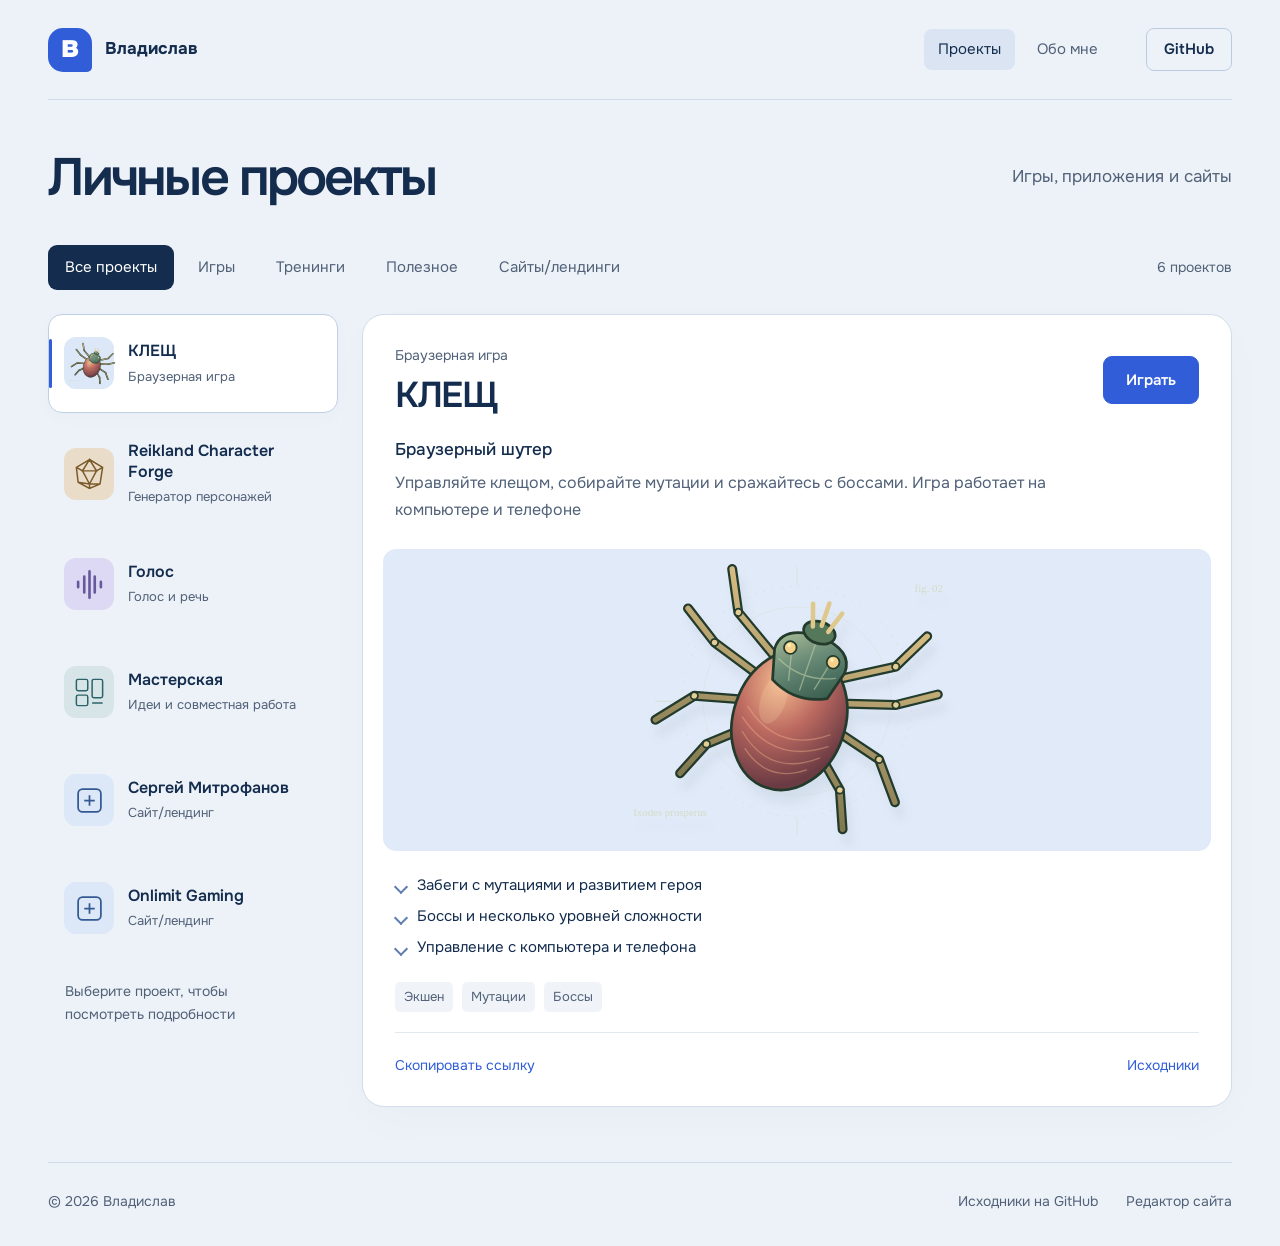
<file: index.html>
<!doctype html>
<html lang="ru"><head><meta charset="utf-8"><meta name="viewport" content="width=device-width,initial-scale=1"><meta name="description" content="Личные проекты Владислава: игры, приложения, сайты и лендинги"><meta name="theme-color" content="#EDF2F8"><meta property="og:title" content="Владислав — личные проекты"><meta property="og:description" content="Игры и приложения, которые можно открыть и попробовать"><meta property="og:type" content="website"><title>Владислав — личные проекты</title><link rel="icon" href="favicon.svg" type="image/svg+xml"><link rel="stylesheet" href="style.css?v=20261123-sites"><script defer src="content.js?v=20261124-onlimit"></script><script defer src="app.js?v=20261124-onlimit"></script></head>
<body><a class="skip-link" href="#main">К содержимому</a>
<header class="site-header"><a class="brand" href="#/" aria-label="Владислав — главная"><span class="brand-symbol" aria-hidden="true">в</span><span data-name>Владислав</span></a><nav class="main-nav" aria-label="Основная навигация"><a href="#projects" data-nav="projects">Проекты</a><a href="#/about" data-nav="about">Обо мне</a></nav><a class="github-nav" data-github target="_blank" rel="noopener noreferrer">GitHub</a></header>
<main id="main" tabindex="-1">
<div id="home-page">
<section class="intro layout"><h1 id="tagline">Личные проекты</h1><p id="intro"></p></section>
<section id="projects" class="catalog layout" aria-label="Каталог проектов">
<div class="catalog-toolbar"><div class="filters" role="group" aria-label="Категории проектов"><button type="button" data-filter="all" aria-pressed="true">Все проекты</button><button type="button" data-filter="games" aria-pressed="false">Игры</button><button type="button" data-filter="training" aria-pressed="false">Тренинги</button><button type="button" data-filter="useful" aria-pressed="false">Полезное</button><button type="button" data-filter="sites" aria-pressed="false">Сайты/лендинги</button></div><span id="filter-status" role="status" aria-live="polite"></span></div>
<div class="catalog-layout"><aside class="project-index"><div id="project-tabs" class="project-tabs" role="tablist" aria-label="Выберите проект" aria-orientation="vertical"></div><p class="selector-help">Выберите проект, чтобы посмотреть подробности</p></aside><div id="project-panel" class="project-panel" role="tabpanel" tabindex="0"></div></div><p id="empty-projects" class="empty-state" hidden>В этой категории пока нет проектов <button type="button" id="show-all">Показать все</button></p>
</section></div>
<section id="about-page" class="about-page layout" hidden><a class="back-link" href="#projects">К проектам</a><div class="about-intro"><div><h1 id="about-title" tabindex="-1"></h1><p class="about-name" data-name></p></div><div class="about-copy"><p id="about-text"></p><p id="approach-text"></p></div></div><div id="traits" class="interests"></div><a class="primary-action about-action" href="#projects">Смотреть проекты</a></section>
</main>
<footer class="site-footer layout"><p>© <span id="year">2026</span> <span data-name>Владислав</span></p><div><a data-github target="_blank" rel="noopener noreferrer">Исходники на GitHub</a><a href="editor.html">Редактор сайта</a></div></footer>
<noscript><div class="layout noscript">Для просмотра каталога включите JavaScript в браузере. <a href="https://github.com/smerchik15">Открыть GitHub</a></div></noscript>
</body></html>
</file>
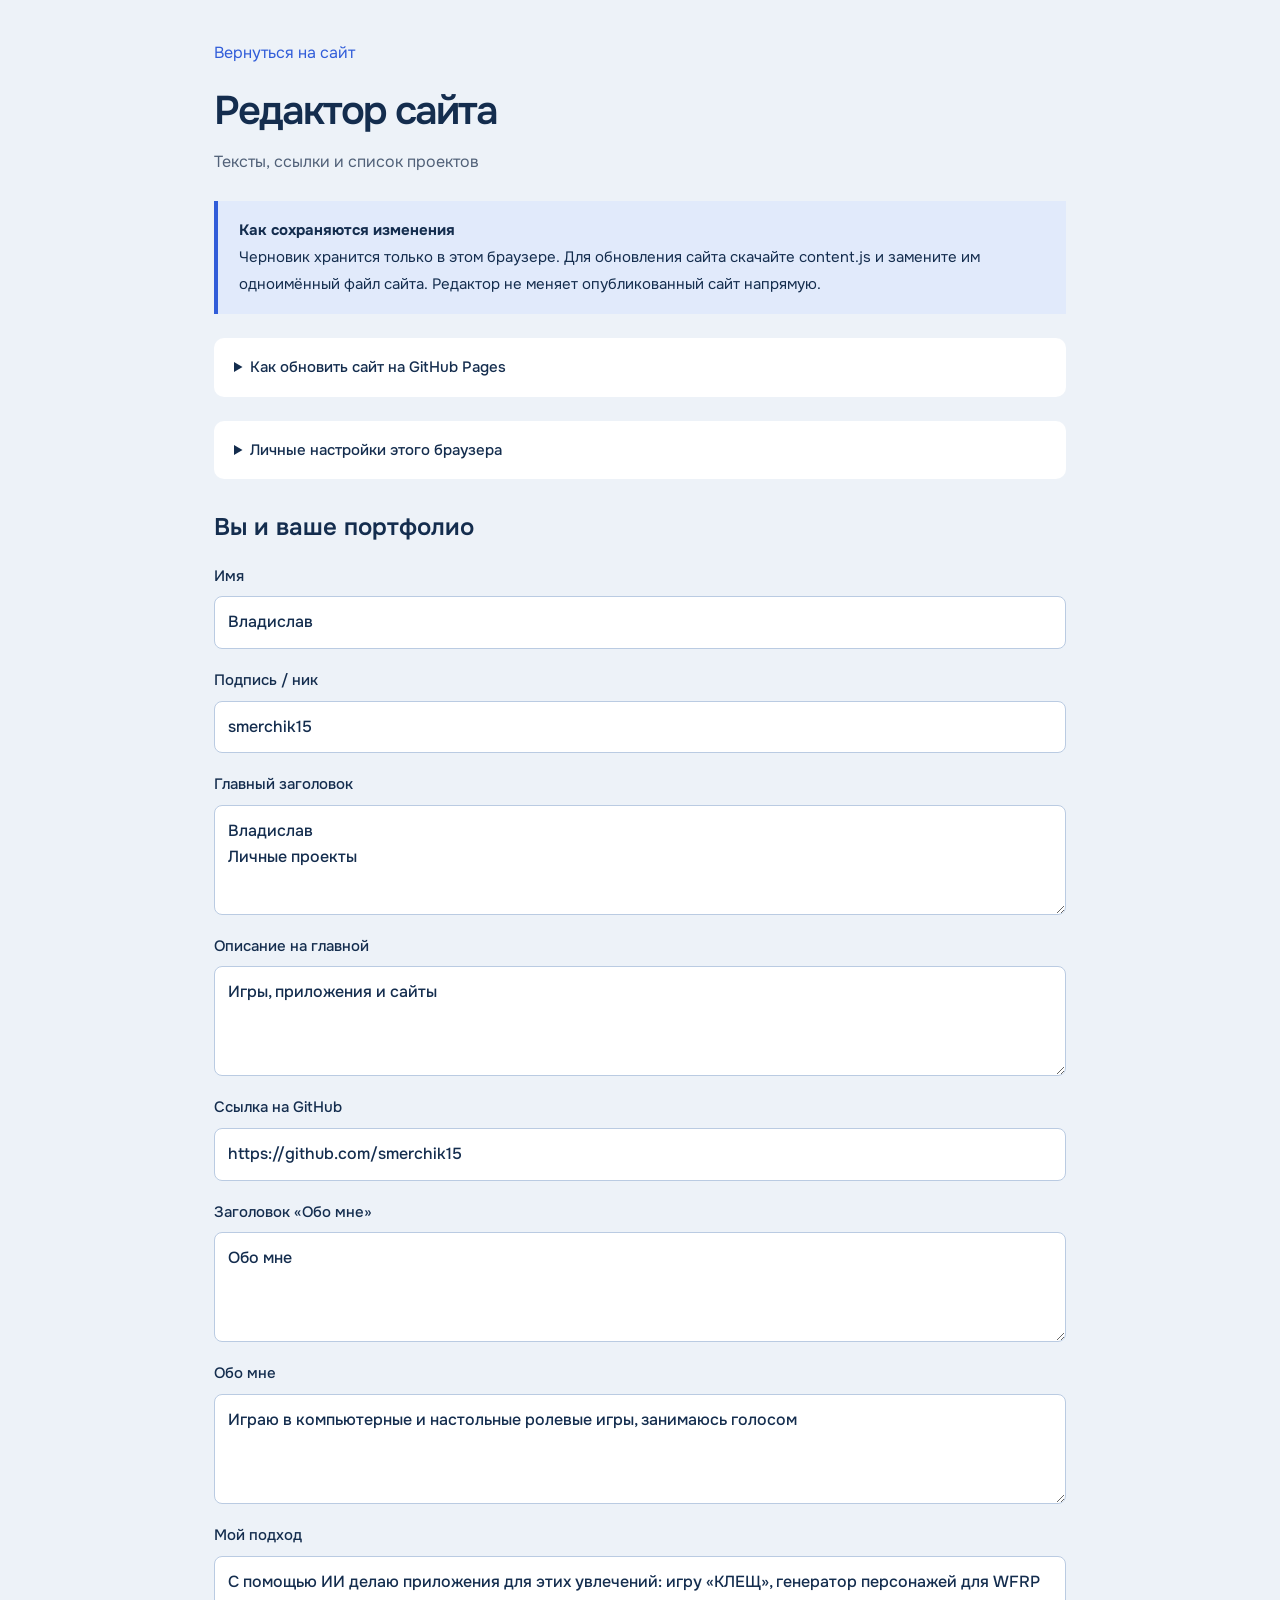
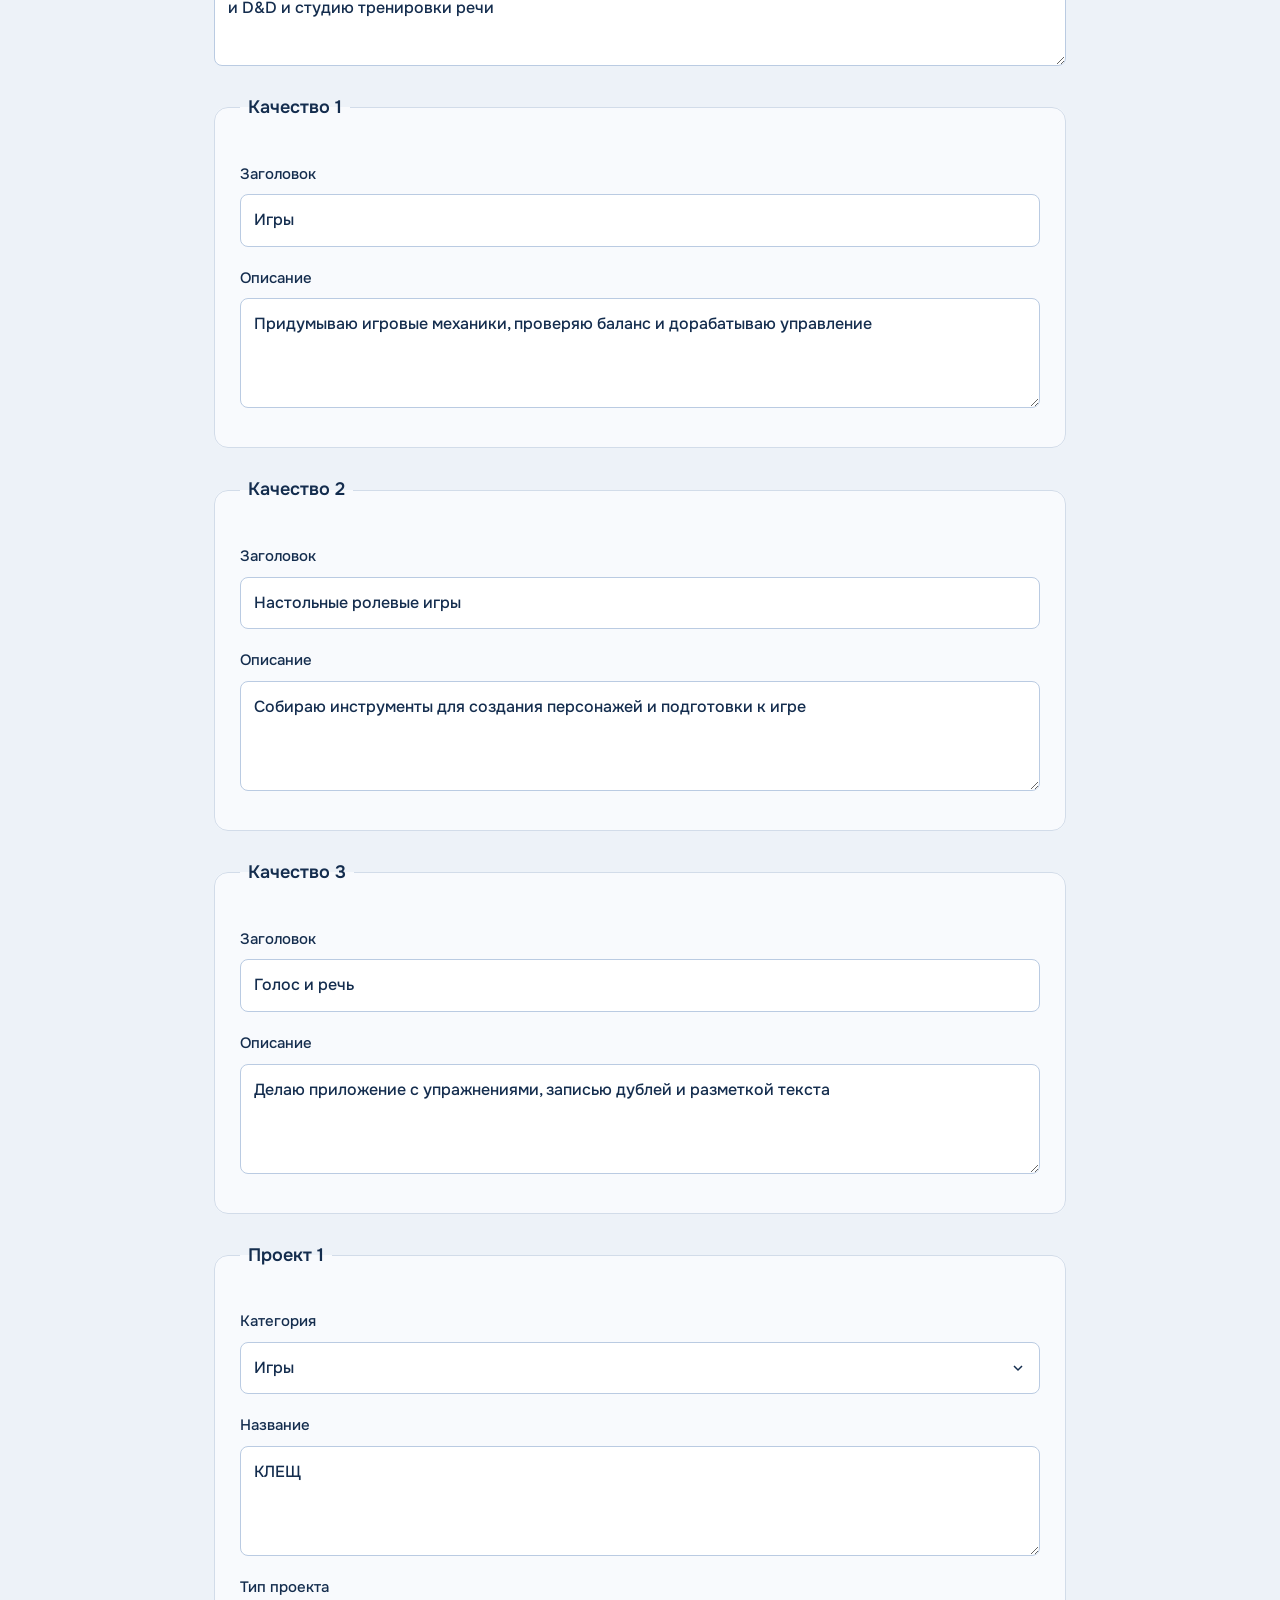
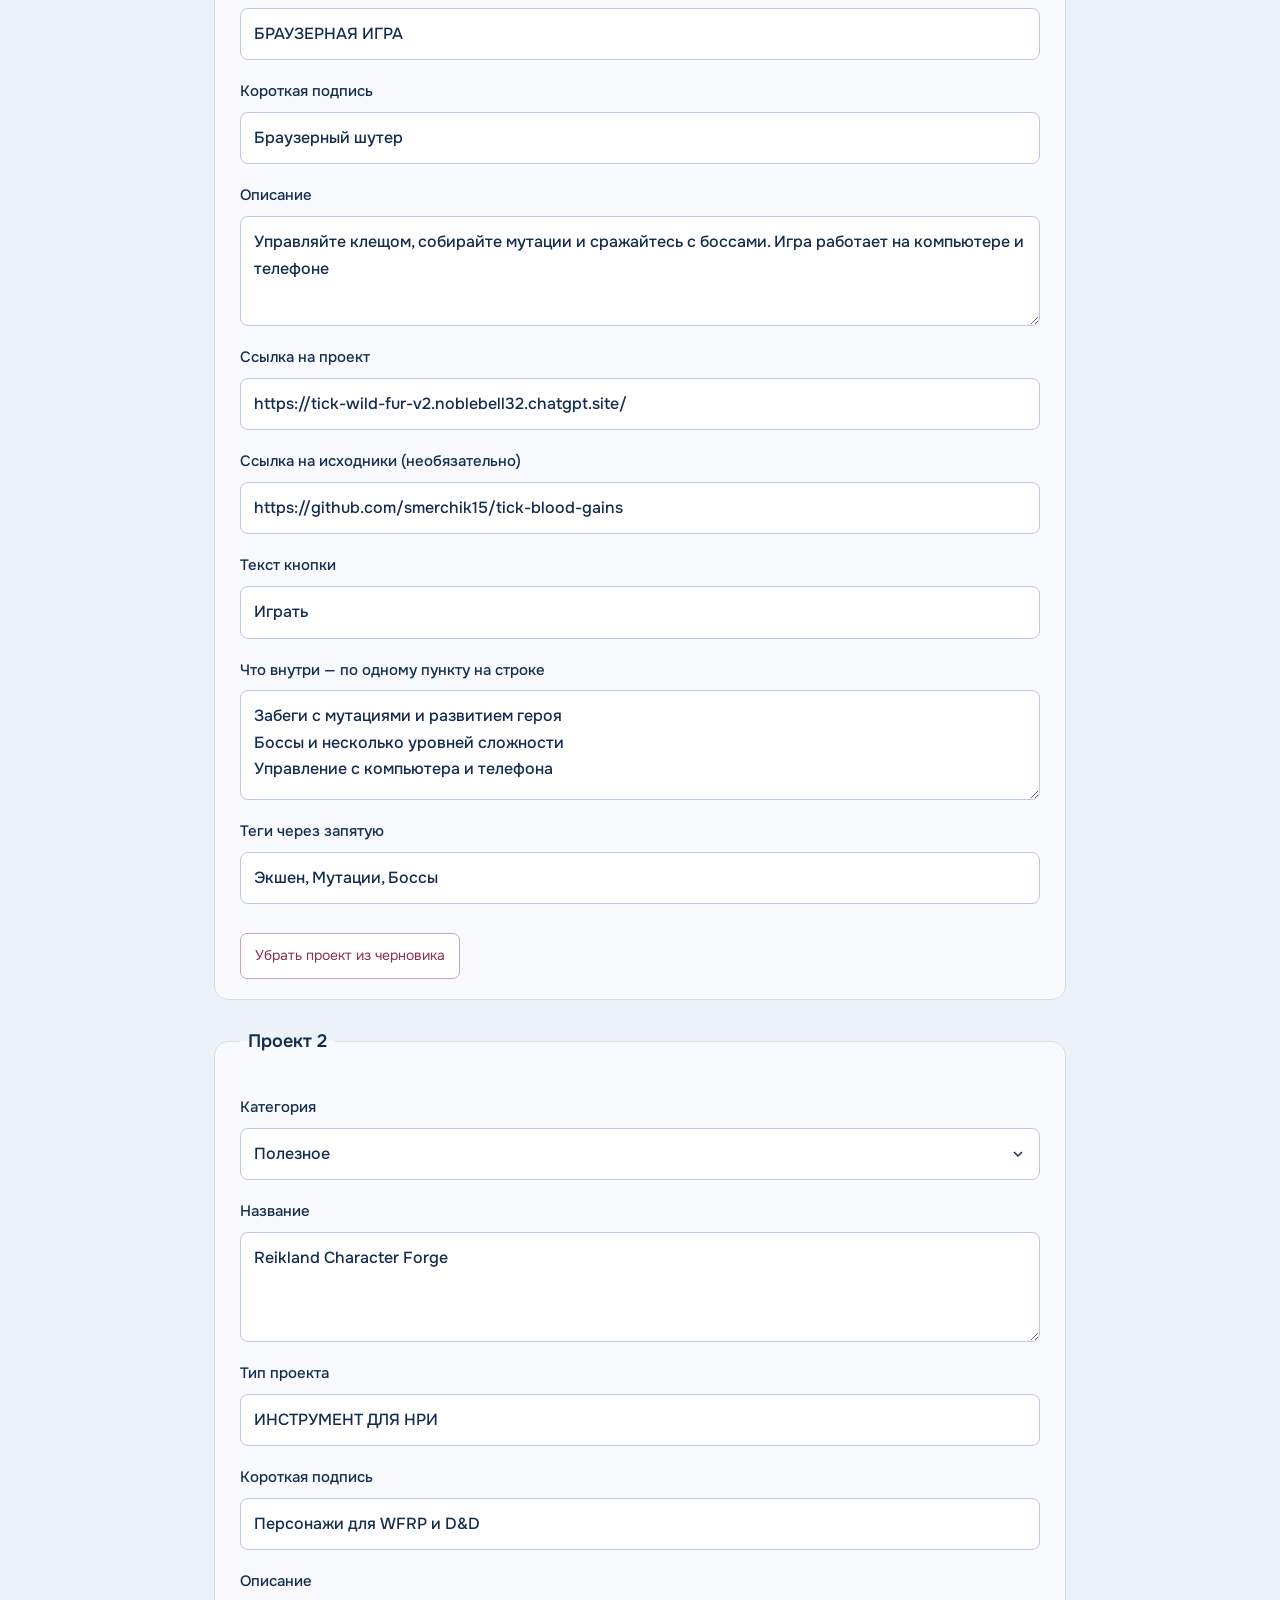
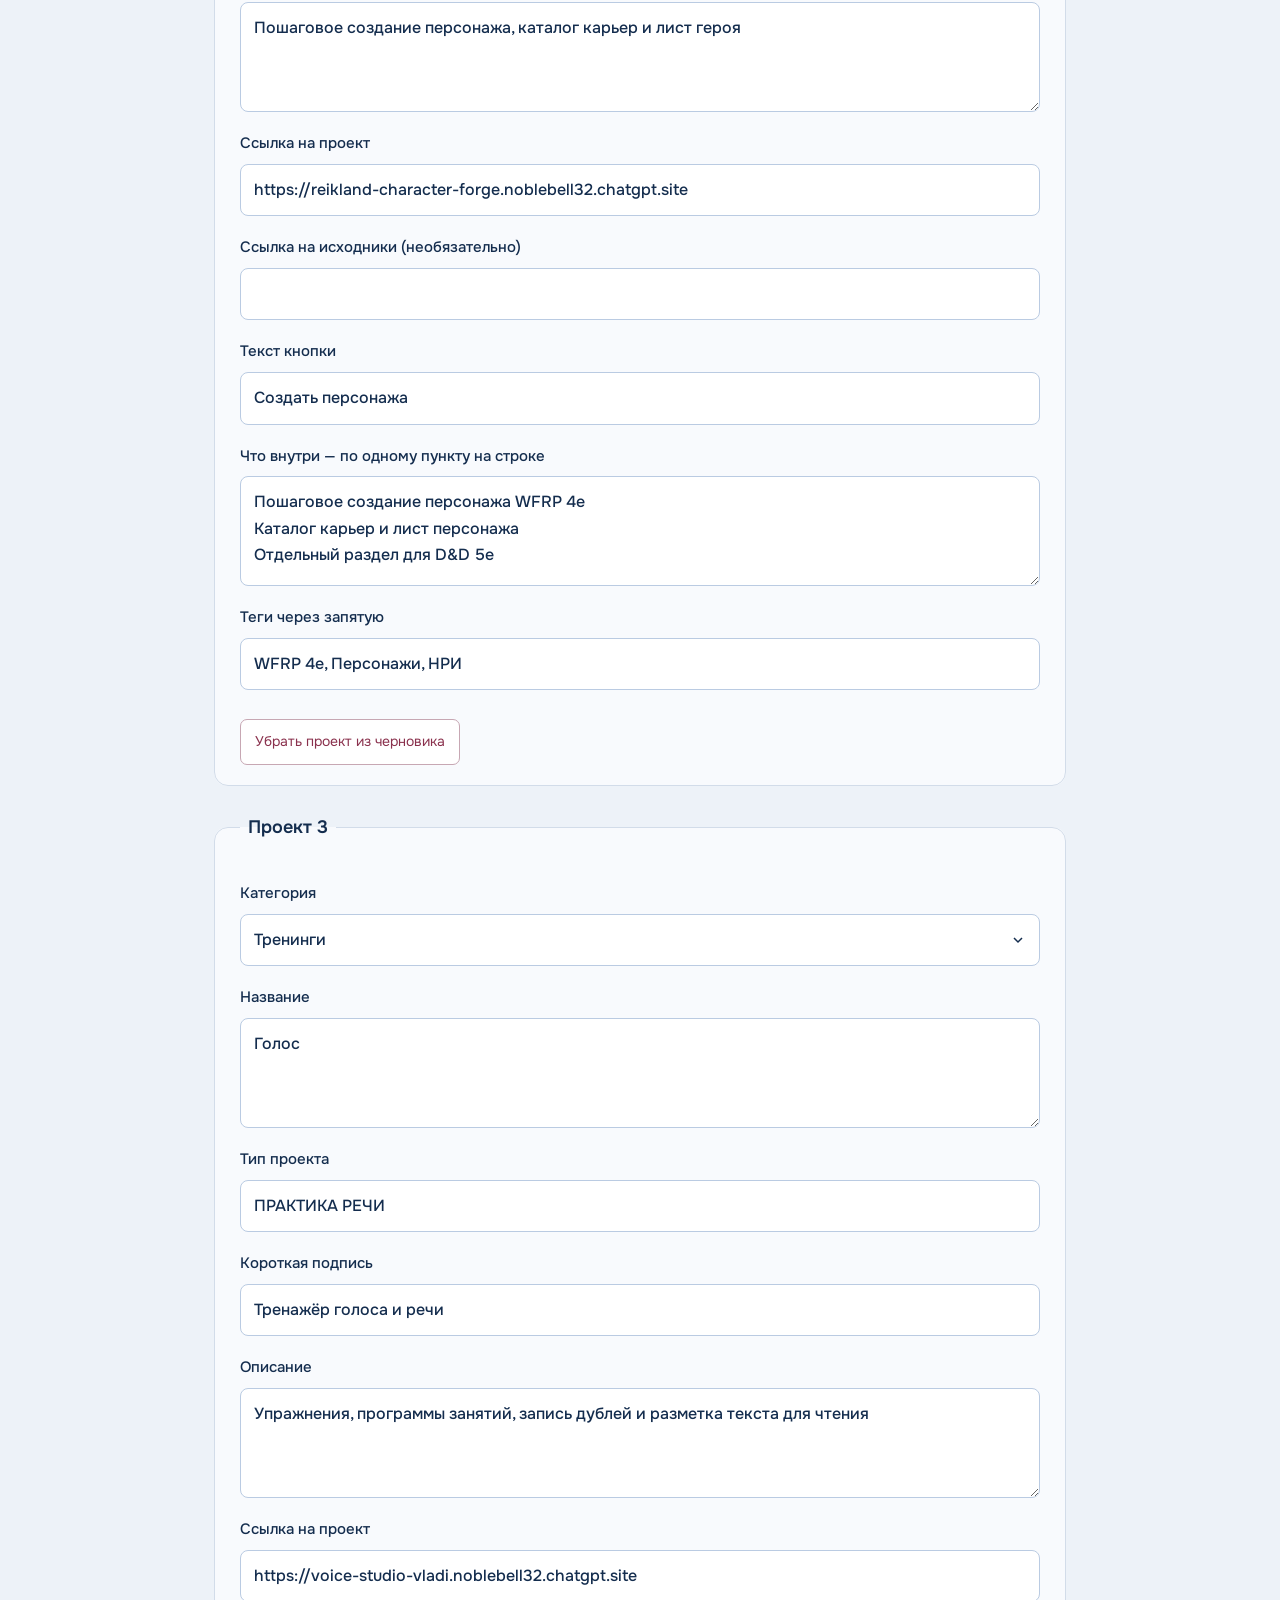
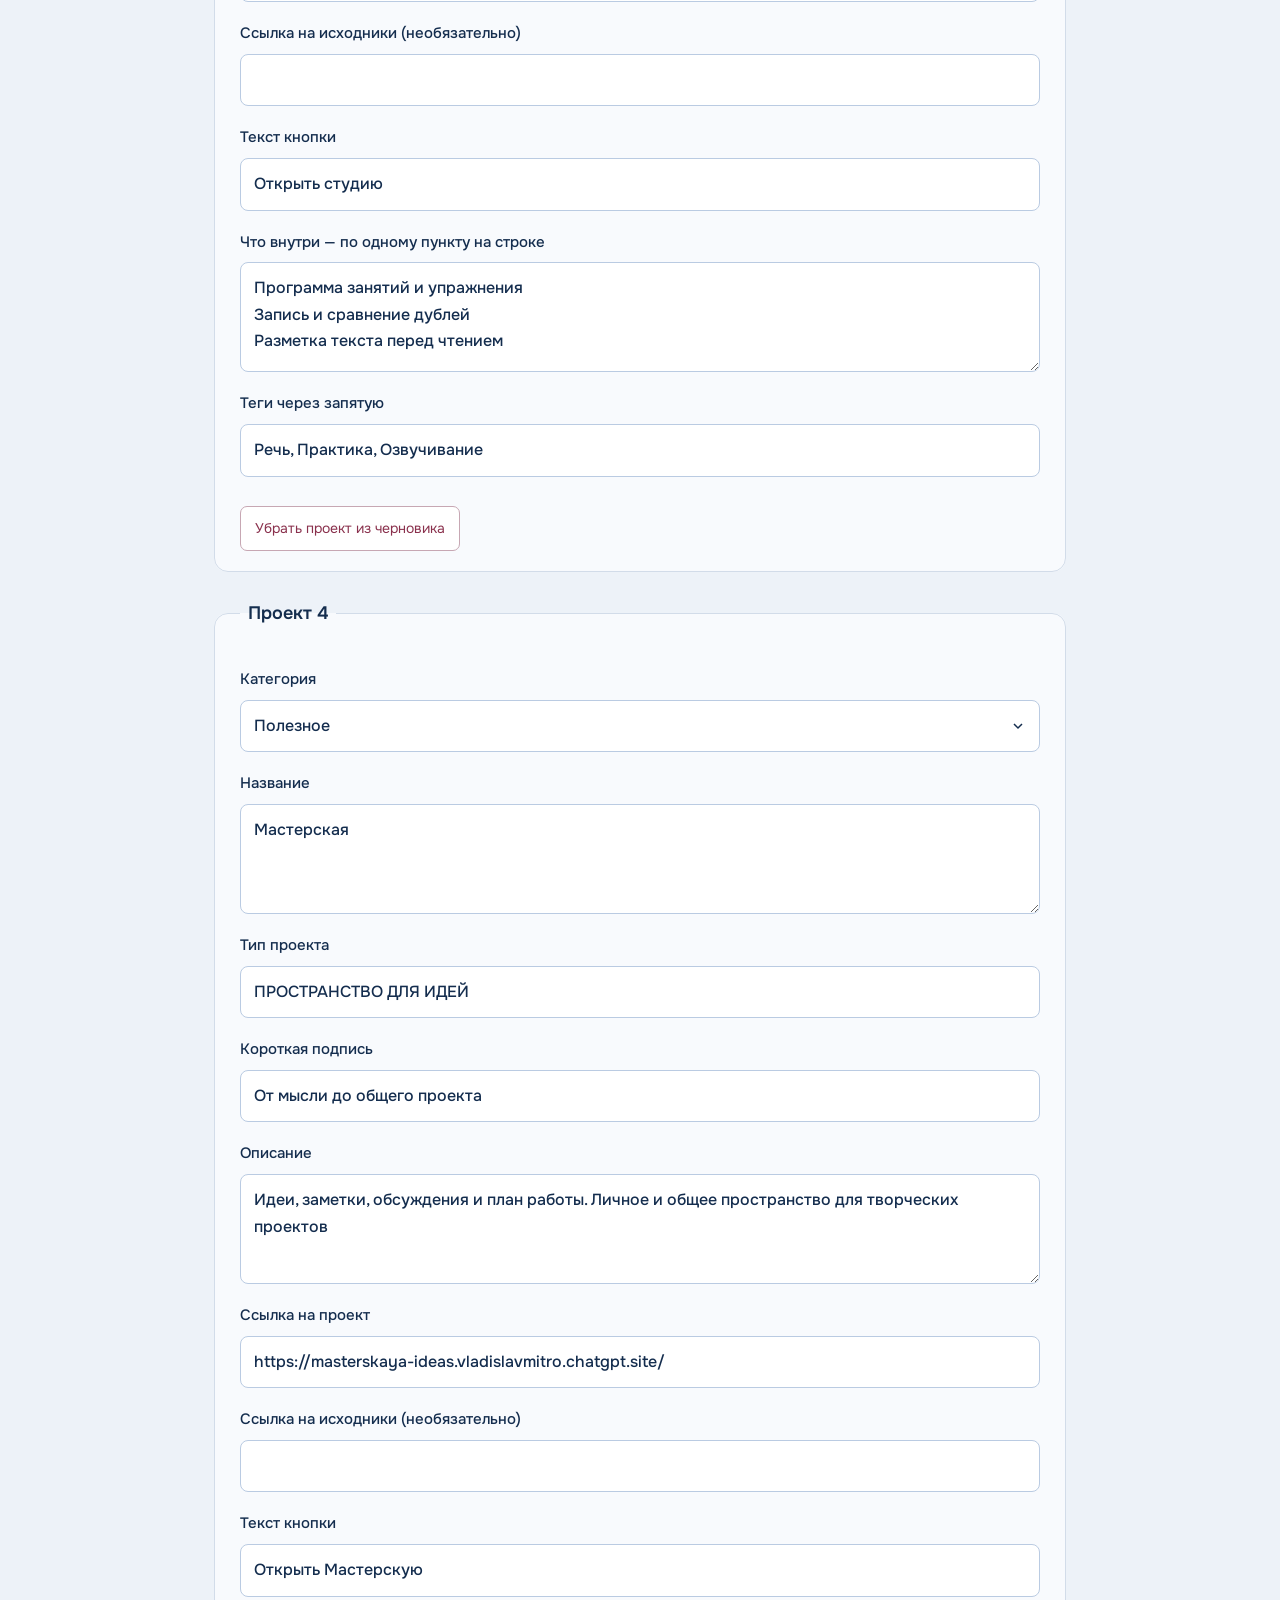
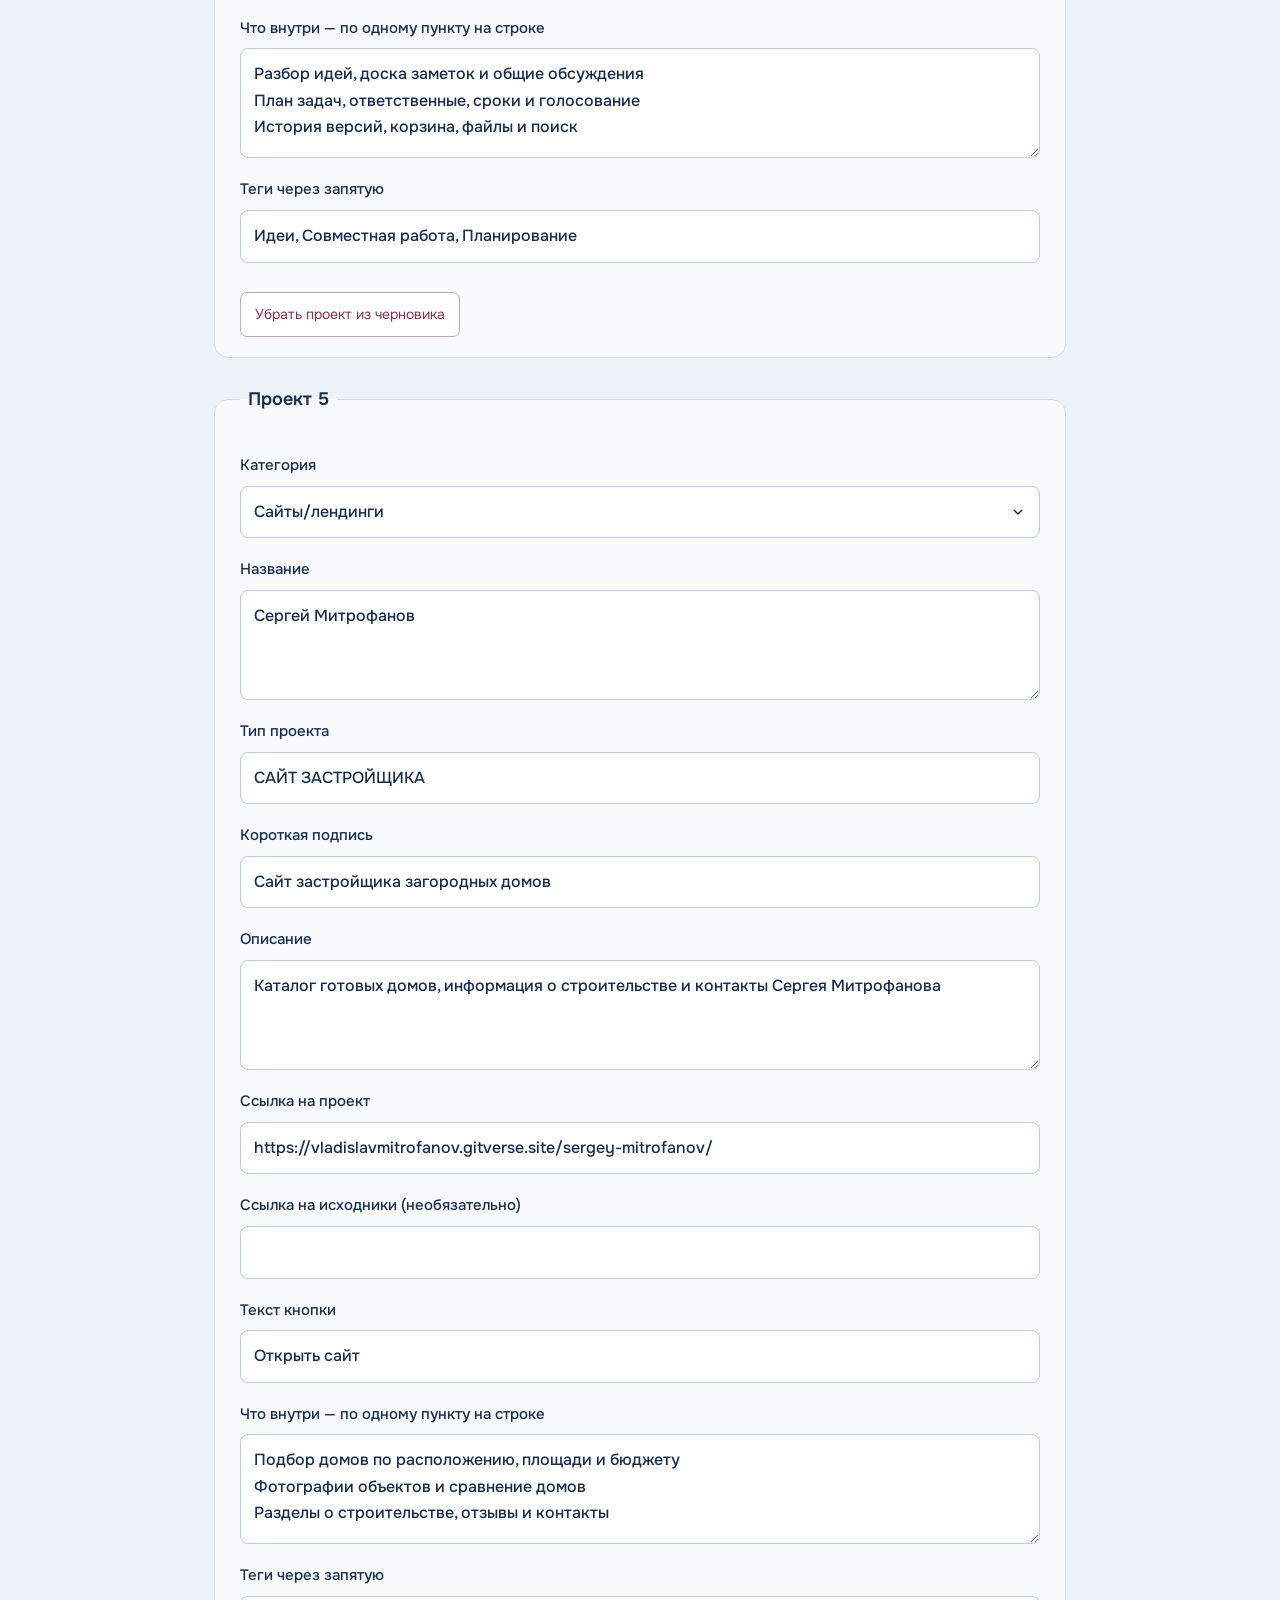
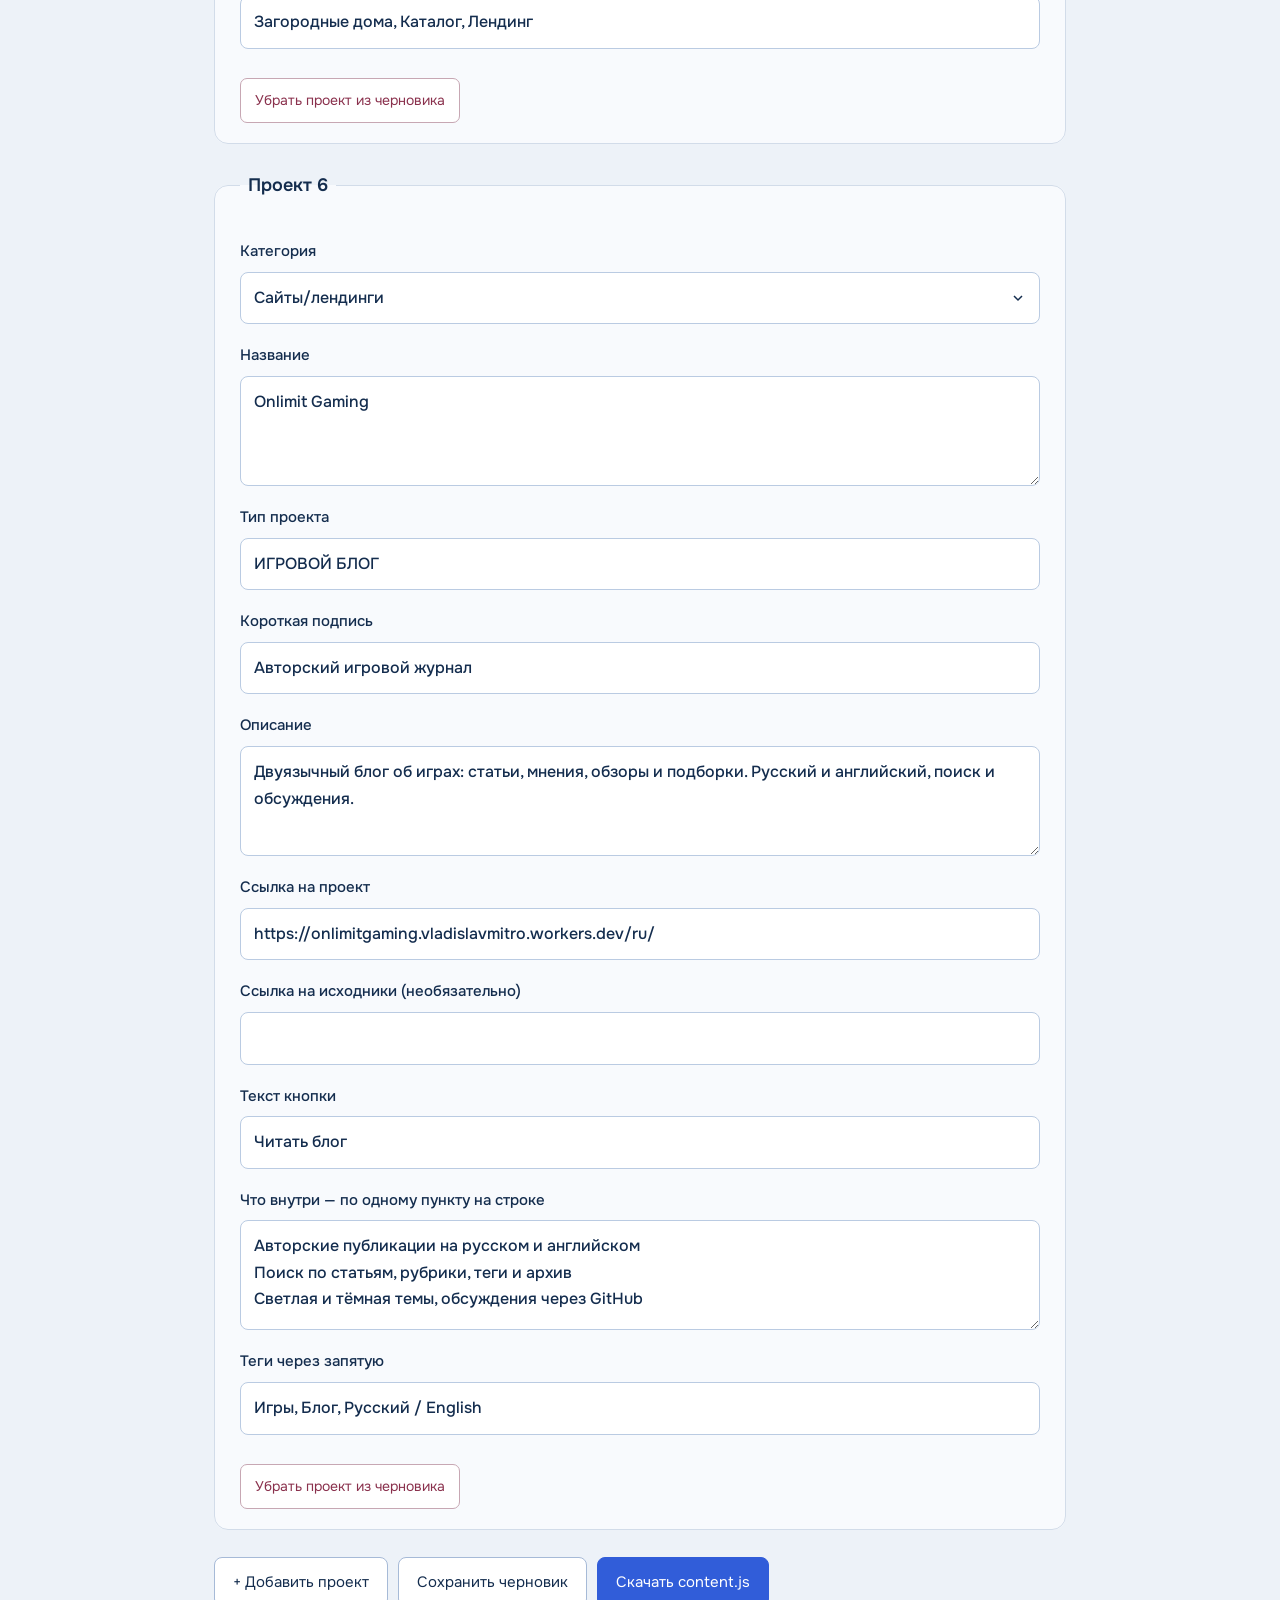
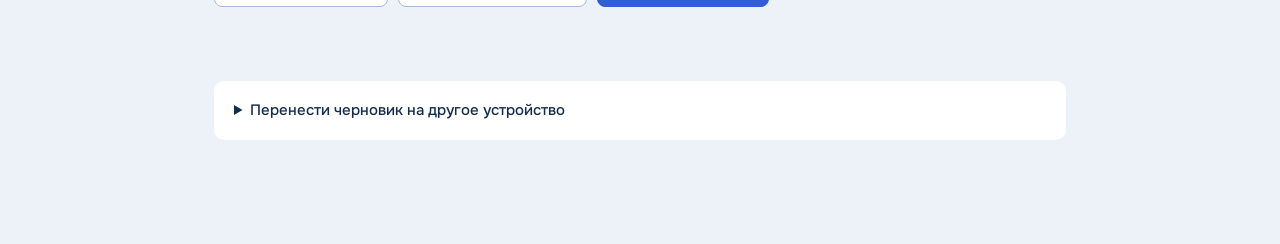
<file: editor.html>
<!doctype html><html lang="ru"><head><meta charset="utf-8"><meta name="viewport" content="width=device-width,initial-scale=1"><title>Редактор портфолио</title><link rel="stylesheet" href="style.css?v=20261123-sites"><link rel="stylesheet" href="editor.css?v=20261123-sites"><script src="content.js?v=20261123-sites"></script><script defer src="editor.js?v=20261123-sites"></script></head><body><main class="editor-main"><a href="index.html">Вернуться на сайт</a><h1>Редактор сайта</h1><p>Тексты, ссылки и список проектов</p><div class="notice"><strong>Как сохраняются изменения</strong><br>Черновик хранится только в этом браузере. Для обновления сайта скачайте content.js и замените им одноимённый файл сайта. Редактор не меняет опубликованный сайт напрямую.</div><details><summary>Как обновить сайт на GitHub Pages</summary><p>Откройте репозиторий сайта на GitHub → Add file → Upload files. Перетащите скачанный content.js в корень сайта, заменив прежний файл, и нажмите Commit changes. Через несколько минут изменения появятся на сайте. Для сайта в Sites передайте скачанный файл в этот чат — я опубликую обновление.</p></details><details id="personal-settings"><summary>Личные настройки этого браузера</summary><label><input id="show-work-menu" type="checkbox" style="display:inline;width:auto;margin:0 9px 0 0">Показывать ссылку «Черновик» на главной</label><p>Настройка действует только в этом браузере. Сам черновик доступен только вашему аккаунту ChatGPT</p><p id="personal-settings-status" role="status"></p></details><form id="editor"></form><div class="actions"><button id="add" type="button">+ Добавить проект</button><button id="save" type="button">Сохранить черновик</button><button id="export" type="button">Скачать content.js</button></div><div id="status" role="status"></div><details><summary>Перенести черновик на другое устройство</summary><p>Скачайте резервную копию и откройте её в редакторе на другом устройстве.</p><div class="actions"><button id="backup" type="button">Скачать JSON</button></div><label>Загрузить резервную копию JSON<input type="file" id="import" accept=".json,application/json"></label></details></main></body></html>
</file>
<file: style.css>
@import url('https://fonts.googleapis.com/css2?family=Onest:wght@400;500;600;700;800&display=swap');
:root{--canvas:#EDF2F8;--surface:#FFFFFF;--ink:#142D4E;--muted:#516178;--action:#315DD9;--action-hover:#244BB9;--lavender:#DDD8F3;--amber:#E8C591;--line:#D2DCE9;--soft:#E4ECF8;--font:'Onest',Arial,sans-serif}
*{box-sizing:border-box}html{scroll-behavior:smooth;scroll-padding-top:100px}body{margin:0;font:400 1rem/1.65 var(--font);color:var(--ink);background:var(--canvas);-webkit-font-smoothing:antialiased}a{color:inherit;text-decoration:none}button,input,textarea,select{font:inherit}button{cursor:pointer}button,a{-webkit-tap-highlight-color:transparent}button{color:inherit}h1,h2,h3,p{margin:0}h1,h2,h3{line-height:1.14;font-weight:600}img,svg{display:block;max-width:100%}button,a,input,textarea,select{touch-action:manipulation}a:focus-visible,button:focus-visible,summary:focus-visible,input:focus-visible,textarea:focus-visible,select:focus-visible,[tabindex]:focus-visible{outline:3px solid var(--action);outline-offset:4px}[hidden]{display:none!important}.layout{width:min(1260px,calc(100% - 96px));margin-inline:auto}.site-header{position:relative;z-index:5;width:min(1260px,calc(100% - 96px));margin:auto;min-height:100px;display:flex;align-items:center;gap:34px;border-bottom:1px solid var(--line)}.brand{display:flex;align-items:center;gap:13px;font-size:1.0625rem;font-weight:700;white-space:nowrap}.brand-symbol{display:grid;place-items:center;width:44px;height:44px;border-radius:15px 15px 5px 15px;color:white;background:var(--action);font-size:2rem;font-weight:800;line-height:1;padding-bottom:5px}.main-nav{display:flex;align-items:center;gap:8px;margin-left:auto;flex-wrap:wrap}.main-nav a{font-size:.9375rem;padding:8px 14px;border-radius:8px;color:var(--muted)}.main-nav a[aria-current=page]{color:var(--ink);background:#DAE4F3}.main-nav a:hover{color:var(--action)}.github-nav{font-size:.9375rem;font-weight:600;border:1px solid #BBCBDF;border-radius:8px;padding:8px 17px}.github-nav:hover{background:white}.owner-draft-link{border:1px dashed #9AAFD0}.intro{display:grid;grid-template-columns:1fr 1fr;gap:40px;align-items:center;padding-block:48px 37px}.intro h1{font-size:clamp(2.35rem,4.1vw,3.5rem);letter-spacing:-.055em;white-space:pre-line}.intro p{font-size:1.0625rem;line-height:1.7;max-width:47ch;color:var(--muted);justify-self:end}.catalog{padding-bottom:55px}.catalog-toolbar{display:flex;justify-content:space-between;align-items:center;gap:20px;margin-bottom:24px}.filters{display:flex;gap:7px;flex-wrap:wrap}.filters button{border:0;border-radius:9px;padding:10px 17px;background:transparent;font-size:.9375rem;color:var(--muted);min-height:45px}.filters button[aria-pressed=true]{background:var(--ink);color:white}.filters button:hover:not([aria-pressed=true]){background:#DFE7F2;color:var(--ink)}#filter-status{font-size:.875rem;color:var(--muted);white-space:nowrap}.catalog-layout{display:grid;grid-template-columns:290px minmax(0,1fr);gap:24px;align-items:start}.project-index{position:sticky;top:24px;min-width:0}.project-tabs{display:flex;flex-direction:column;gap:9px}.project-tab{position:relative;display:flex;align-items:center;gap:14px;width:100%;padding:18px 15px;text-align:left;border:1px solid transparent;border-radius:14px;background:transparent;min-height:99px}.project-tab[aria-selected=true]{background:var(--surface);border-color:#BFCFE5;box-shadow:0 5px 16px #24436606}.project-tab[aria-selected=true]:before{content:'';position:absolute;left:0;top:24px;bottom:24px;width:3px;border-radius:2px;background:var(--action)}.project-tab:hover:not([aria-selected=true]){background:#E2EAF5}.project-icon{width:50px;height:52px;flex-shrink:0;display:grid;place-items:center;background:#DCE7F8;border-radius:12px;color:#345A91}.project-icon img{width:58px;height:53px;max-width:none;object-fit:contain}.project-icon svg{width:35px;height:35px}.icon-forge{background:#E9DDC9;color:#7B5A2B}.icon-voice{background:var(--lavender);color:#675A9C}.icon-workshop{background:#D7E5E9;color:#2B6368}.project-tab-copy{display:flex;flex-direction:column;gap:6px;min-width:0}.project-tab-name{font-weight:600;font-size:1rem;line-height:1.3;overflow-wrap:anywhere}.project-tab-kind{font-size:.8125rem;line-height:1.4;color:var(--muted)}.selector-help{font-size:.875rem;line-height:1.65;color:var(--muted);padding:22px 17px;max-width:30ch}.project-panel{min-width:0;border:1px solid #D1DDEB;background:var(--surface);border-radius:22px;overflow:hidden;box-shadow:0 16px 48px #20395B05}.panel-heading{display:flex;justify-content:space-between;align-items:center;gap:22px;padding:29px 32px 0}.panel-heading>div{min-width:0}.project-kind{font-size:.875rem;color:var(--muted);margin-bottom:8px}.project-title{font-size:clamp(1.75rem,2.8vw,2.7rem);letter-spacing:-.04em;overflow-wrap:anywhere}.primary-action{display:inline-flex;align-items:center;justify-content:center;text-align:center;min-height:48px;padding:12px 22px;border:1px solid var(--action);border-radius:9px;background:var(--action);color:white;font-size:.9375rem;font-weight:600;line-height:1.5;flex-shrink:0;max-width:245px}.primary-action:hover{background:var(--action-hover)}.panel-body{padding:21px 32px 25px;max-width:78ch}.project-subtitle{font-size:1.0625rem;font-weight:500;margin-bottom:7px;line-height:1.5}.project-description{font-size:1rem;line-height:1.7;color:var(--muted);max-width:68ch}.project-stage{position:relative;display:flex;justify-content:center;align-items:center;min-height:300px;overflow:hidden;margin-inline:20px;border-radius:13px;background:var(--soft)}.stage-tick{height:302px;background:#E1EAF8}.tick-art{width:380px;height:290px;object-fit:contain;filter:drop-shadow(5px 12px 5px #26426010)}.tick-caption{position:absolute;bottom:22px;left:27px;display:flex;flex-direction:column;line-height:1.2}.tick-caption span:first-child{font-size:1.75rem;font-weight:700;letter-spacing:-.04em}.tick-caption span:last-child{font-size:.875rem;color:var(--muted);margin-top:4px}.stage-forge{background:#EEE4D4}.stage-voice{background:#E7E3F6}.app-preview{width:calc(100% - 60px);height:300px;object-fit:cover;object-position:top;border:1px solid #BFC8D4;border-radius:9px 9px 0 0;align-self:flex-end;margin-top:24px;box-shadow:0 8px 20px #29466B14}.stage-voice .app-preview{height:320px}.capabilities{display:grid;grid-template-columns:1fr;gap:8px;list-style:none;padding:23px 32px;margin:0;line-height:1.55;font-size:.9375rem}.capabilities li{position:relative;padding-left:22px}.capabilities li:before{content:'';position:absolute;left:1px;top:.55em;width:8px;height:8px;border:2px solid #5D7CB0;border-top:0;border-left:0;transform:rotate(45deg)}.panel-bottom{padding:0 32px 25px}.project-tags{display:flex;flex-wrap:wrap;gap:9px;margin-bottom:20px}.project-tags span{font-size:.8125rem;color:var(--muted);background:#F0F4F9;border-radius:5px;padding:4px 9px}.panel-links{display:flex;align-items:center;gap:18px;flex-wrap:wrap;border-top:1px solid #E2E8F1;padding-top:17px;font-size:.875rem}.share-button{padding:4px 0;background:transparent;border:0;color:var(--action);text-align:left}.share-button:hover,.source-link:hover{text-decoration:underline;text-underline-offset:4px}.source-link{color:var(--action);margin-left:auto}.share-status{font-size:.8125rem;color:var(--muted)}.share-status:empty{display:none}.stage-workshop{background:#DCE8EE;min-height:325px}.idea-board{position:relative;width:78%;max-width:510px;height:285px;display:flex;justify-content:center;align-items:center}.idea-paper{width:77%;min-height:210px;background:#fff;border-radius:3px;transform:rotate(-5deg);box-shadow:10px 14px 0 #AFC2D038;display:flex;flex-direction:column;justify-content:center;padding:28px 32px;gap:9px}.idea-paper strong{font-size:2.05rem;font-weight:600;letter-spacing:-.06em}.idea-paper>span:last-child{color:var(--muted);font-size:1rem}.paper-rule{width:45px;height:5px;background:#6786B6;margin-bottom:6px}.idea-notes{position:absolute;right:-5px;bottom:15px;display:flex;gap:7px;transform:rotate(4deg)}.idea-notes span{font-size:.875rem;padding:13px 15px;background:var(--amber);box-shadow:0 3px 8px #18344812}.idea-notes span:nth-child(2){background:var(--lavender)}.idea-notes span:nth-child(3){background:#B6D1DC}.generic-title{font-size:2rem;font-weight:600;margin-left:20px}.empty-state{padding:50px 20px;background:white;border-radius:15px;color:var(--muted)}.empty-state button{display:block;margin-top:15px;border:0;background:transparent;color:var(--action);padding:0;text-decoration:underline}.site-footer{display:flex;justify-content:space-between;align-items:center;gap:25px;padding-block:27px 33px;border-top:1px solid var(--line);font-size:.875rem;color:var(--muted)}.site-footer>div{display:flex;gap:28px;flex-wrap:wrap}.site-footer a:hover{color:var(--action);text-decoration:underline;text-underline-offset:4px}.about-page{padding-top:35px;padding-bottom:70px}.back-link{display:inline-block;color:var(--action);font-size:.9375rem;margin-bottom:48px}.back-link:hover{text-decoration:underline}.about-intro{display:grid;grid-template-columns:.85fr 1.15fr;gap:70px}.about-intro h1{font-size:3.5rem;letter-spacing:-.05em;white-space:pre-line;max-width:12ch}.about-name{font-size:1.0625rem;color:var(--muted);margin-top:20px}.about-copy{max-width:68ch}.about-copy p{font-size:1.125rem;line-height:1.8}.about-copy p+p{margin-top:24px;color:var(--muted)}.interests{margin-top:55px;display:grid;grid-template-columns:repeat(3,minmax(0,1fr));gap:40px}.interest{border-top:3px solid #B7CBE6;padding-top:21px}.interest h2{font-size:1.35rem;letter-spacing:-.025em;line-height:1.3;margin-bottom:13px}.interest p{font-size:1rem;color:var(--muted);line-height:1.7}.about-action{margin-top:42px}.skip-link{position:fixed;top:-100px;left:20px;z-index:20;background:var(--ink);color:white;padding:12px 18px;border-radius:8px}.skip-link:focus{top:12px}.noscript{padding:30px}.noscript a{text-decoration:underline}main:focus:not(:focus-visible),section:focus:not(:focus-visible),h1:focus:not(:focus-visible){outline:0}
@media(min-width:1600px){.intro{padding-block:60px 45px}.catalog-layout{grid-template-columns:304px minmax(0,1fr);gap:32px}.stage-tick{height:330px}.tick-art{height:318px;width:430px}}
@media(max-width:1100px){.layout,.site-header{width:calc(100% - 64px)}.site-header{gap:22px}.catalog-layout{grid-template-columns:245px minmax(0,1fr);gap:18px}.project-tab{padding:17px 12px;gap:10px}.project-icon{width:44px;height:48px}.project-tab-name{font-size:.9375rem}.project-tab-kind{font-size:.8125rem}.panel-heading{padding:26px 25px 0;gap:18px;align-items:flex-start}.project-title{font-size:2rem}.primary-action{padding:11px 16px;font-size:.875rem;max-width:190px}.panel-body{padding:20px 25px}.capabilities{padding-inline:25px}.panel-bottom{padding-inline:25px}.app-preview{width:calc(100% - 38px)}.project-stage{margin-inline:16px}.about-intro{gap:40px}}
@media(max-width:840px){.site-header{min-height:88px;gap:16px}.main-nav{gap:2px}.main-nav a{padding:8px 11px;font-size:.875rem}.github-nav{padding:8px 12px;font-size:.875rem}.intro{grid-template-columns:1fr;gap:18px;padding-block:34px 29px}.intro h1{font-size:2.6rem}.intro p{max-width:58ch;justify-self:start;font-size:1rem}.catalog-layout{grid-template-columns:1fr;gap:17px}.project-index{position:static}.project-tabs{display:grid;grid-template-columns:repeat(4,minmax(0,1fr));gap:8px}.project-tab{display:flex;flex-direction:column;gap:11px;align-items:flex-start;min-height:153px;padding:14px 12px;border-color:#CCD8E9;background:#E6EDF7}.project-tab[aria-selected=true]:before{left:14px;top:auto;bottom:0;width:calc(100% - 28px);height:3px}.project-tab-copy{gap:6px}.project-tab-name{font-size:.875rem}.project-tab-kind{font-size:.8125rem}.project-icon{width:40px;height:40px}.project-icon svg{width:28px;height:28px}.project-icon img{width:48px;height:46px}.selector-help{display:none}.panel-heading{padding:27px 28px 0}.panel-body{padding:20px 28px 24px}.project-stage{margin-inline:22px}.stage-tick{height:310px}.tick-art{height:300px}.app-preview{width:calc(100% - 50px);height:330px}.capabilities{padding:24px 28px}.panel-bottom{padding:0 28px 25px}.about-intro{grid-template-columns:1fr;gap:30px}.about-intro h1{font-size:2.8rem;max-width:none}.about-name{margin-top:12px}.interests{gap:28px}.interest h2{font-size:1.2rem}.site-footer{font-size:.875rem}}
@media(max-width:600px){html{scroll-padding-top:24px}.layout,.site-header{width:calc(100% - 36px)}.site-header{min-height:82px;gap:10px;flex-wrap:wrap;align-content:center;padding-block:14px}.brand{font-size:.9375rem;gap:9px}.brand-symbol{width:35px;height:35px;font-size:1.6rem;border-radius:12px 12px 4px 12px}.main-nav{gap:0}.main-nav a{font-size:.875rem;padding:7px 9px}.github-nav{display:none}.main-nav:has(.owner-draft-link){justify-content:flex-end;flex:1}.owner-draft-link{font-size:.8125rem!important;padding-inline:7px!important}.intro{padding-block:29px 25px;gap:14px}.intro h1{font-size:2.25rem;letter-spacing:-.05em}.intro p{font-size:1rem;line-height:1.65}.catalog-toolbar{align-items:start;gap:12px;flex-wrap:wrap;margin-bottom:16px}.filters{gap:3px;flex:1;flex-wrap:nowrap}.filters button{padding:9px 11px;font-size:.875rem;min-height:44px;white-space:nowrap}.catalog-toolbar #filter-status{font-size:.8125rem;flex-basis:100%;padding-left:4px;line-height:1.2}.project-tabs{display:flex;flex-direction:row;overflow-x:auto;scroll-snap-type:x proximity;gap:8px;padding:3px 3px 8px;margin:-3px -3px 0;scrollbar-width:thin;scrollbar-color:#ADBFDA transparent}.project-tab{flex:0 0 158px;min-height:131px;scroll-snap-align:start;gap:10px;padding:12px}.project-tab-name{font-size:.9375rem}.project-tab-kind{display:none}.project-tab-copy{margin-top:auto}.project-tab[aria-selected=true]:before{left:12px;width:calc(100% - 24px)}.panel-heading{padding:23px 21px 0;flex-direction:column;gap:19px;align-items:stretch}.project-title{font-size:1.9rem;line-height:1.17;letter-spacing:-.035em}.project-kind{font-size:.875rem;margin-bottom:6px}.primary-action{font-size:1rem;max-width:none;min-height:49px;width:100%;padding:12px 18px}.panel-body{padding:21px}.project-subtitle{font-size:1rem}.project-description{font-size:1rem;line-height:1.65}.project-panel{border-radius:17px}.project-stage{margin-inline:12px;border-radius:10px;min-height:225px}.stage-tick{height:250px}.tick-art{width:320px;height:245px;max-width:110%}.tick-caption{left:16px;bottom:14px}.tick-caption span:first-child{font-size:1.4rem}.tick-caption span:last-child{font-size:.8125rem}.app-preview{width:calc(100% - 24px);height:235px;margin-top:17px}.stage-voice .app-preview{height:250px}.capabilities{padding:21px;font-size:.9375rem;gap:10px}.panel-bottom{padding:0 21px 22px}.panel-links{gap:12px;align-items:flex-start}.source-link{margin-left:0}.share-status{flex-basis:100%;order:3}.project-tags{gap:7px;margin-bottom:17px}.stage-workshop{min-height:255px}.idea-board{width:88%;height:255px}.idea-paper{padding:20px;width:81%;min-height:185px}.idea-paper strong{font-size:1.65rem}.idea-paper>span:last-child{font-size:.9375rem}.idea-notes{right:-2px;bottom:17px;gap:4px}.idea-notes span{font-size:.8125rem;padding:10px 11px}.catalog{padding-bottom:35px}.site-footer{align-items:flex-start;flex-direction:column;gap:15px;padding-block:23px}.site-footer>div{gap:24px}.about-page{padding-top:24px;padding-bottom:40px}.back-link{margin-bottom:31px}.about-intro h1{font-size:2.5rem}.about-copy p{font-size:1rem;line-height:1.75}.interests{grid-template-columns:1fr;gap:28px;margin-top:35px}.interest h2{font-size:1.35rem}.about-action{margin-top:32px}}
@media(max-width:360px){.layout,.site-header{width:calc(100% - 28px)}.brand{font-size:.875rem;gap:7px}.main-nav a{padding-inline:7px;font-size:.8125rem}.brand-symbol{width:30px;height:32px}.filters button{font-size:.8125rem;padding-inline:9px}.intro h1{font-size:2.05rem}.project-tab{flex-basis:145px}.panel-heading,.panel-body,.panel-bottom{padding-left:18px;padding-right:18px}.capabilities{padding-inline:18px}.project-title{font-size:1.75rem}}
@media(prefers-reduced-motion:reduce){html{scroll-behavior:auto}*,*:before,*:after{animation:none!important;transition:none!important}}
@media print{.site-header,.site-footer,.catalog-toolbar,.project-index,.primary-action,.share-button,.back-link{display:none!important}body{background:white;color:black}.layout{width:100%}.intro{display:block;padding:15px 0}.intro p{margin-top:20px}.catalog-layout{display:block}.project-panel{border:0;box-shadow:none}.project-stage{break-inside:avoid}.panel-heading,.panel-body,.capabilities,.panel-bottom{padding-inline:0}.source-link:after{content:' (' attr(href) ')';font-size:12px}.interests{display:block}.interest{margin:20px 0}.about-intro{display:block}}
@media(max-width:600px){.project-tab{min-height:111px;gap:9px}.project-tab-copy{margin-top:0}}@media(max-width:360px){.filters{flex-wrap:wrap}.filters button{font-size:.875rem}.main-nav a{font-size:.875rem}}

.stage-sergey-mitrofanov{background:#E1ECE8}.stage-sergey-mitrofanov .app-preview{height:auto;width:calc(100% - 40px);max-height:none;margin:20px 0;align-self:center;border-radius:8px}@media(min-width:601px) and (max-width:840px){.project-tabs{display:grid;grid-auto-flow:column;grid-auto-columns:minmax(145px,1fr);grid-template-columns:none;overflow-x:auto;padding-bottom:9px;scrollbar-width:thin}}@media(max-width:600px){.filters{flex-wrap:wrap}}

.stage-onlimit-gaming{background:#111A15}.stage-onlimit-gaming .app-preview{height:auto;width:calc(100% - 40px);max-height:none;margin:20px 0;align-self:center;border-radius:8px}
</file>
<file: editor.css>
.editor-main{max-width:900px;margin:0 auto;padding:40px 24px 80px}.editor-main h1{font-size:2.5rem;letter-spacing:-.05em;margin:22px 0 12px}.editor-main h2{font-size:1.5rem;margin:35px 0 22px}.editor-main p{color:var(--muted);line-height:1.8;margin:14px 0}.editor-main>a{color:var(--action)}.editor-main label{display:block;font-size:.9375rem;font-weight:500;margin:19px 0}.editor-main input,.editor-main textarea,.editor-main select{display:block;width:100%;border:1px solid #BACBE2;background:#fff;border-radius:8px;padding:12px 13px;margin-top:8px;color:var(--ink);font-size:1rem}.editor-main textarea{min-height:110px;resize:vertical}.editor-main select{appearance:none;padding-right:38px;background-image:url("data:image/svg+xml,%3Csvg xmlns='http://www.w3.org/2000/svg' width='16' height='16' viewBox='0 0 16 16'%3E%3Cpath d='m4 6 4 4 4-4' fill='none' stroke='%23142D4E' stroke-width='1.5'/%3E%3C/svg%3E");background-repeat:no-repeat;background-position:right 13px center}.editor-main fieldset{border:1px solid var(--line);background:#F8FAFD;border-radius:14px;padding:20px 25px;margin:27px 0}.editor-main legend{font-size:1.125rem;font-weight:600;padding:0 8px}.editor-main .notice{border-left:4px solid var(--action);padding:16px 21px;background:#E1EAFB;font-size:.9375rem;line-height:1.8;margin:24px 0}.editor-main details{font-size:.9375rem;margin:24px 0;background:#fff;padding:17px 20px;border-radius:10px}.editor-main summary{cursor:pointer;font-weight:500}.editor-main .actions{display:flex;gap:10px;flex-wrap:wrap;margin:25px 0}.editor-main .actions button{border:1px solid #A6BAD7;color:var(--ink);background:white;padding:12px 18px;border-radius:8px;font-size:.9375rem;min-height:48px}.editor-main #export{background:var(--action);border-color:var(--action);color:white}.editor-main #status,.editor-main #personal-settings-status{color:#214B8E;min-height:25px;font-size:.9375rem}.editor-main .remove{border:1px solid #C7A7B3;background:#fff;color:#8A314D;border-radius:7px;padding:10px 14px;font-size:.875rem;margin-top:10px}.editor-main input[type=checkbox]{accent-color:var(--action)}@media(max-width:600px){.editor-main{padding:25px 18px 50px}.editor-main h1{font-size:2.1rem}.editor-main fieldset{padding:17px}.editor-main .actions button{flex:1}.editor-main .notice{padding:14px 17px}}
</file>
